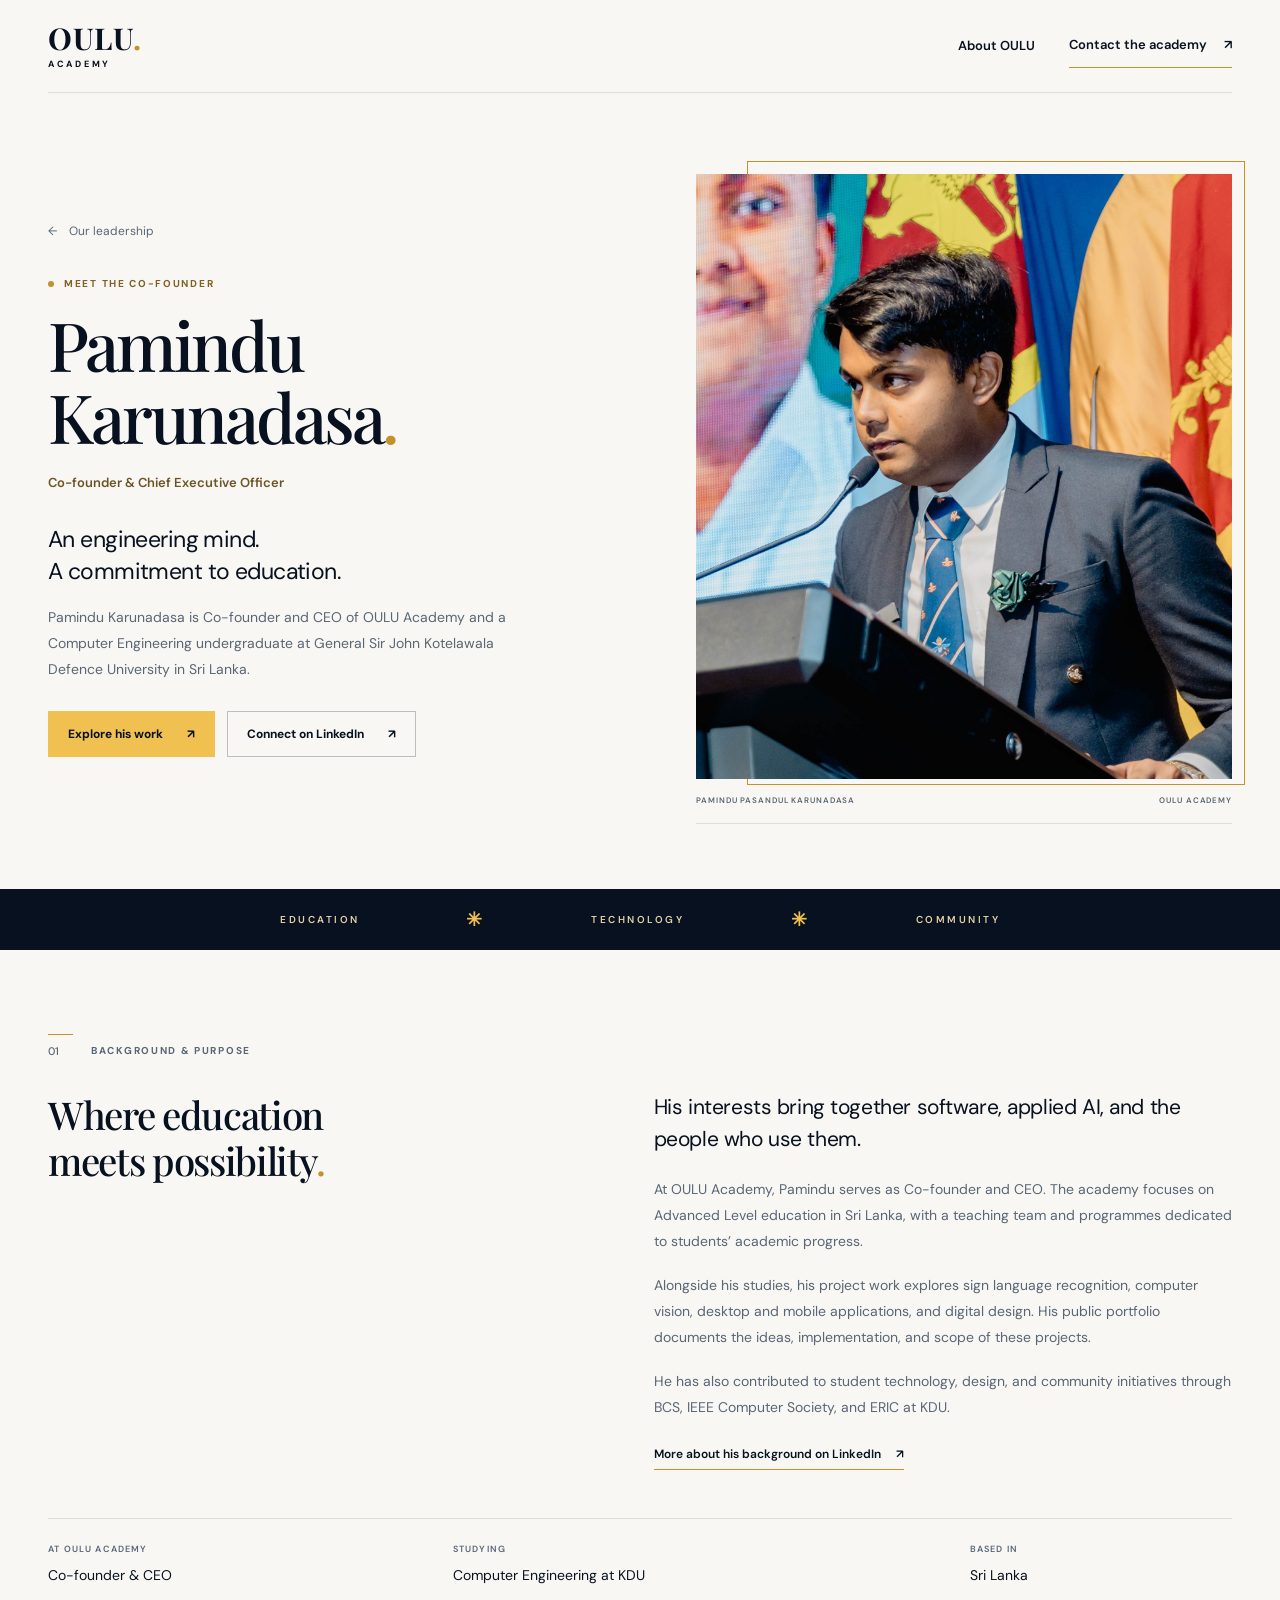
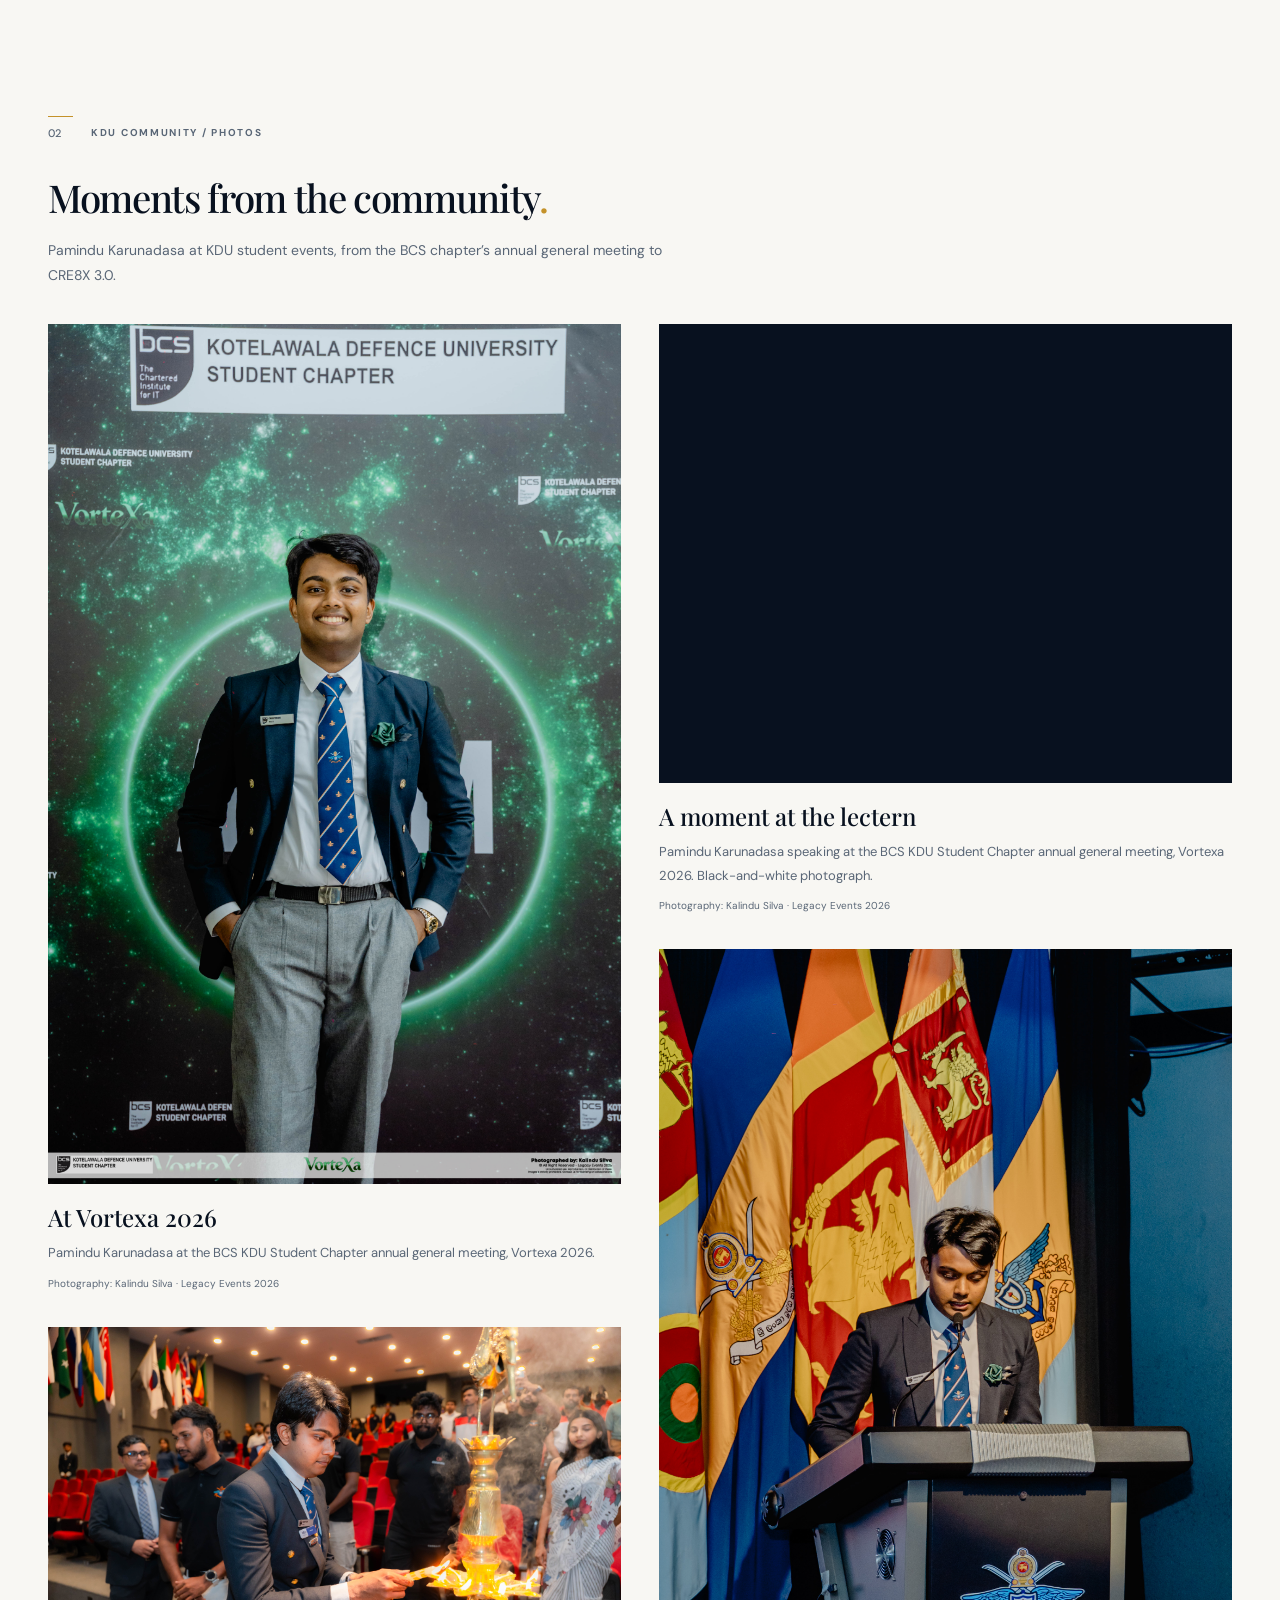
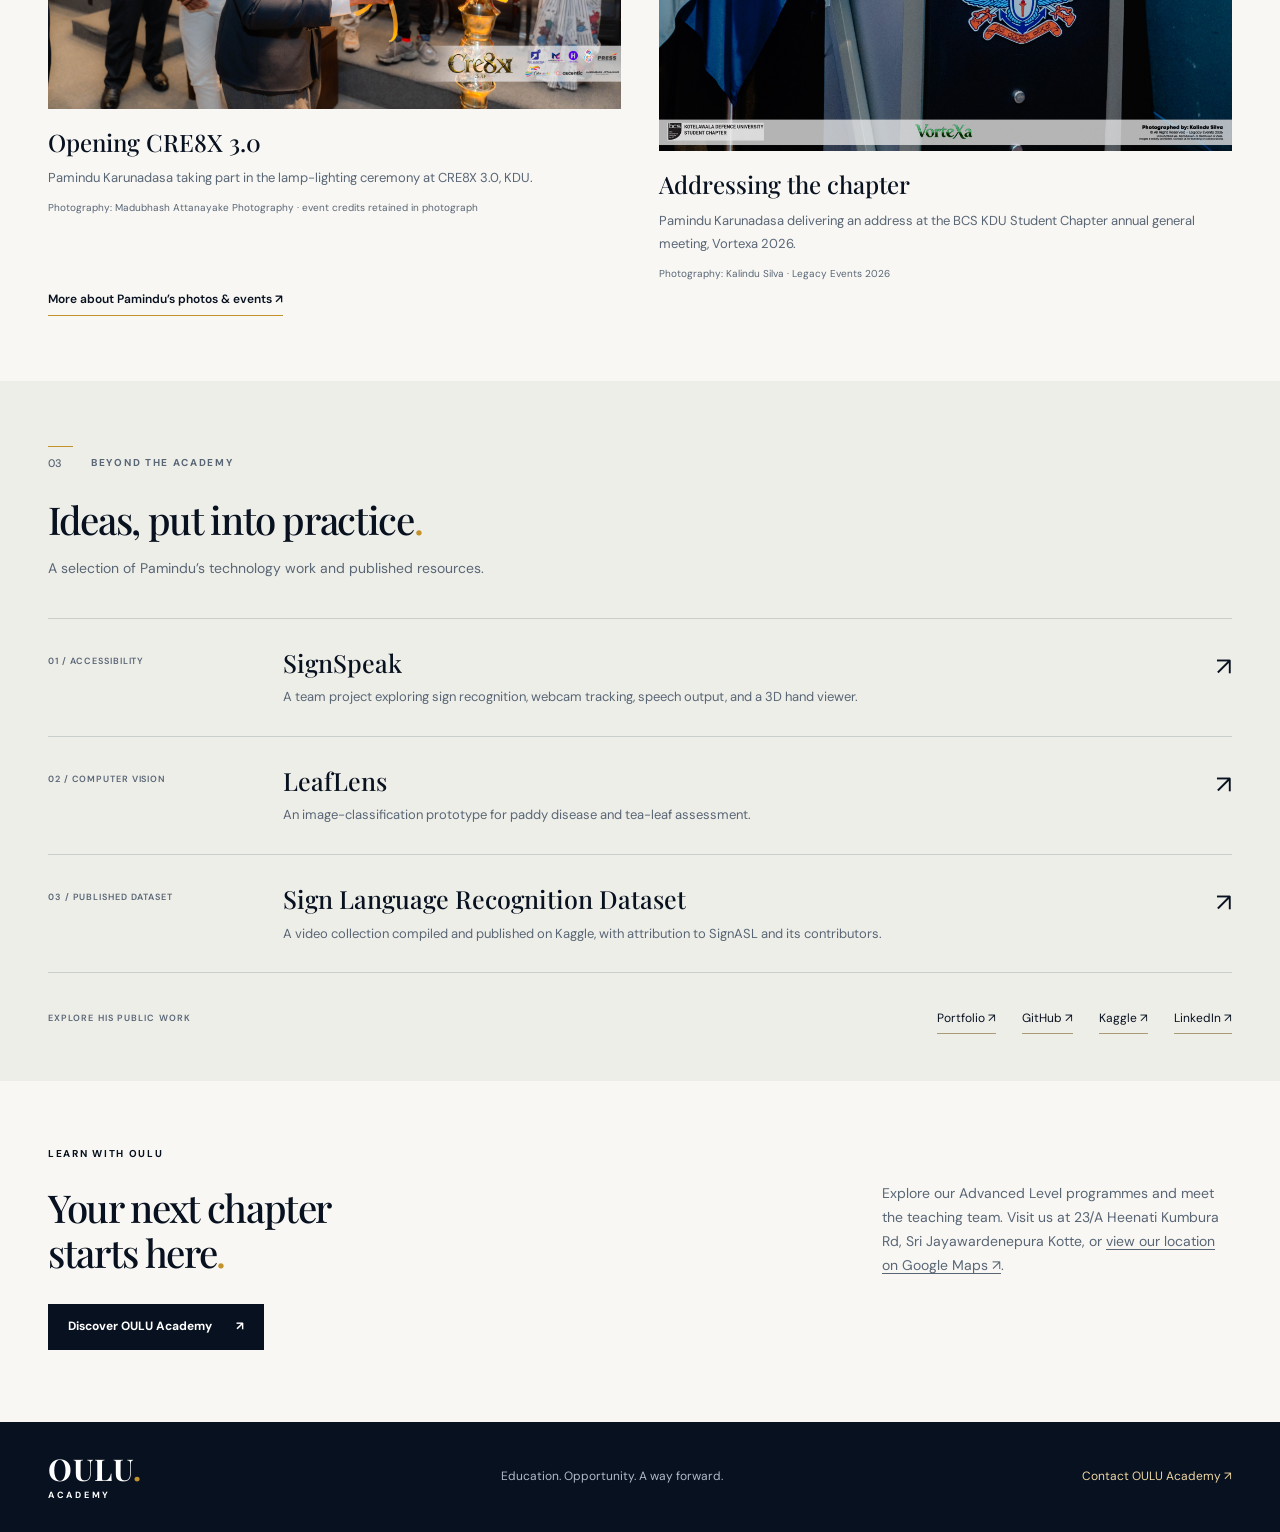
<file: pamindu-karunadasa/index.html>
<!DOCTYPE html>
<html lang="en">
<head>
  <meta charset="UTF-8">
  <meta name="viewport" content="width=device-width, initial-scale=1">
  <title>Pamindu Karunadasa | Co-founder &amp; CEO, OULU Academy</title>
  <meta name="description" content="Meet Pamindu Karunadasa, Co-founder and CEO of OULU Academy and a Computer Engineering undergraduate at KDU, Sri Lanka. Explore his background, technology projects, and public work.">
  <meta name="robots" content="index, follow, max-image-preview:large">
  <link rel="canonical" href="https://ouluacademy.lk/pamindu-karunadasa/">
  <meta name="theme-color" content="#08111f">
  <link rel="icon" type="image/png" href="../favicon.png">
  <link rel="preconnect" href="https://fonts.googleapis.com">
  <link rel="preconnect" href="https://fonts.gstatic.com" crossorigin>
  <link href="https://fonts.googleapis.com/css2?family=Playfair+Display:wght@500;600;700&family=DM+Sans:wght@400;500;600;700&display=swap" rel="stylesheet">
  <link rel="stylesheet" href="profile.css">
  <meta property="og:type" content="profile">
  <meta property="og:title" content="Pamindu Karunadasa | Co-founder &amp; CEO, OULU Academy">
  <meta property="og:description" content="Education, technology, and the person connecting them. Meet OULU Academy’s Co-founder and CEO, Pamindu Karunadasa.">
  <meta property="og:url" content="https://ouluacademy.lk/pamindu-karunadasa/">
  <meta property="og:image" content="https://ouluacademy.lk/DSC04325.jpg">
  <meta property="og:image:alt" content="Pamindu Karunadasa speaking at a lectern">
  <meta name="twitter:card" content="summary_large_image">
  <meta name="twitter:title" content="Pamindu Karunadasa | OULU Academy">
  <meta name="twitter:description" content="Meet Pamindu Karunadasa, Co-founder and CEO of OULU Academy and a Computer Engineering undergraduate at KDU.">
  <meta name="twitter:image" content="https://ouluacademy.lk/DSC04325.jpg">
  <script type="application/ld+json">
{
  "@context": "https://schema.org",
  "@graph": [
    {
      "@type": "ProfilePage",
      "@id": "https://ouluacademy.lk/pamindu-karunadasa/#profile",
      "url": "https://ouluacademy.lk/pamindu-karunadasa/",
      "name": "Pamindu Karunadasa — Co-founder and CEO of OULU Academy",
      "mainEntity": {
        "@id": "https://stalwart-fenglisu-eb2115.netlify.app/#person"
      }
    },
    {
      "@type": "Person",
      "@id": "https://stalwart-fenglisu-eb2115.netlify.app/#person",
      "name": "Pamindu Karunadasa",
      "alternateName": "Pamindu Pasandul Karunadasa",
      "url": "https://stalwart-fenglisu-eb2115.netlify.app/",
      "image": [
        "https://ouluacademy.lk/DSC04325.jpg",
        "https://ouluacademy.lk/assets/photos/pamindu-karunadasa-bcs-kdu-portrait-2026.jpg",
        "https://ouluacademy.lk/assets/photos/pamindu-karunadasa-cre8x-3-lamp-lighting-2026.jpg",
        "https://ouluacademy.lk/assets/photos/pamindu-karunadasa-bcs-kdu-speech-black-and-white-2026.jpg",
        "https://ouluacademy.lk/assets/photos/pamindu-karunadasa-bcs-kdu-address-2026.jpg"
      ],
      "description": "Co-founder and CEO of OULU Academy and a Computer Engineering undergraduate at General Sir John Kotelawala Defence University, Sri Lanka.",
      "jobTitle": "Co-founder and CEO",
      "worksFor": {
        "@id": "https://ouluacademy.lk/#academy"
      },
      "affiliation": {
        "@type": "CollegeOrUniversity",
        "name": "General Sir John Kotelawala Defence University"
      },
      "mainEntityOfPage": {
        "@id": "https://ouluacademy.lk/pamindu-karunadasa/#profile"
      },
      "sameAs": [
        "https://www.linkedin.com/in/pamindu-karunadasa",
        "https://github.com/CodeJediX",
        "https://www.kaggle.com/pamindukarunadasa",
        "https://www.instagram.com/_pamindu.karunadasa_/",
        "https://linktr.ee/PaminduKarunadasa"
      ]
    },
    {
      "@type": "EducationalOrganization",
      "@id": "https://ouluacademy.lk/#academy",
      "name": "OULU Academy",
      "url": "https://ouluacademy.lk/",
      "founder": {
        "@id": "https://stalwart-fenglisu-eb2115.netlify.app/#person"
      },
      "address": {
        "@type": "PostalAddress",
        "streetAddress": "23/A Heenati Kumbura Rd",
        "addressLocality": "Sri Jayawardenepura Kotte",
        "addressCountry": "LK"
      },
      "geo": {
        "@type": "GeoCoordinates",
        "latitude": 6.914876,
        "longitude": 79.934394
      },
      "hasMap": "https://maps.app.goo.gl/nKaZpwWU1jCa3wDY8"
    },
    {
      "@type": "ImageObject",
      "@id": "https://ouluacademy.lk/assets/photos/pamindu-karunadasa-bcs-kdu-portrait-2026.jpg",
      "contentUrl": "https://ouluacademy.lk/assets/photos/pamindu-karunadasa-bcs-kdu-portrait-2026.jpg",
      "name": "At Vortexa 2026",
      "caption": "Pamindu Karunadasa at the BCS KDU Student Chapter annual general meeting, Vortexa 2026.",
      "creditText": "Kalindu Silva · Legacy Events 2026",
      "width": 3701,
      "height": 5551,
      "about": {
        "@id": "https://stalwart-fenglisu-eb2115.netlify.app/#person"
      }
    },
    {
      "@type": "ImageObject",
      "@id": "https://ouluacademy.lk/assets/photos/pamindu-karunadasa-cre8x-3-lamp-lighting-2026.jpg",
      "contentUrl": "https://ouluacademy.lk/assets/photos/pamindu-karunadasa-cre8x-3-lamp-lighting-2026.jpg",
      "name": "Opening CRE8X 3.0",
      "caption": "Pamindu Karunadasa taking part in the lamp-lighting ceremony at CRE8X 3.0, KDU.",
      "creditText": "Madubhash Attanayake Photography · event credits retained in photograph",
      "width": 7008,
      "height": 4672,
      "about": {
        "@id": "https://stalwart-fenglisu-eb2115.netlify.app/#person"
      }
    },
    {
      "@type": "ImageObject",
      "@id": "https://ouluacademy.lk/assets/photos/pamindu-karunadasa-bcs-kdu-speech-black-and-white-2026.jpg",
      "contentUrl": "https://ouluacademy.lk/assets/photos/pamindu-karunadasa-bcs-kdu-speech-black-and-white-2026.jpg",
      "name": "A moment at the lectern",
      "caption": "Pamindu Karunadasa speaking at the BCS KDU Student Chapter annual general meeting, Vortexa 2026. Black-and-white photograph.",
      "creditText": "Kalindu Silva · Legacy Events 2026",
      "width": 3974,
      "height": 3179,
      "about": {
        "@id": "https://stalwart-fenglisu-eb2115.netlify.app/#person"
      }
    },
    {
      "@type": "ImageObject",
      "@id": "https://ouluacademy.lk/assets/photos/pamindu-karunadasa-bcs-kdu-address-2026.jpg",
      "contentUrl": "https://ouluacademy.lk/assets/photos/pamindu-karunadasa-bcs-kdu-address-2026.jpg",
      "name": "Addressing the chapter",
      "caption": "Pamindu Karunadasa delivering an address at the BCS KDU Student Chapter annual general meeting, Vortexa 2026.",
      "creditText": "Kalindu Silva · Legacy Events 2026",
      "width": 2105,
      "height": 2947,
      "about": {
        "@id": "https://stalwart-fenglisu-eb2115.netlify.app/#person"
      }
    }
  ]
}
</script>
</head>
<body>
  <a class="skip-link" href="#main">Skip to content</a>
  <header class="site-header wrap">
    <a class="wordmark" href="../" aria-label="OULU Academy home"><span>OULU<span class="wordmark-dot">.</span></span><small>ACADEMY</small></a>
    <nav aria-label="Main navigation"><a href="../#about-us">About OULU</a><a class="nav-contact" href="../#contact">Contact the academy <span aria-hidden="true">↗</span></a></nav>
  </header>
  <main id="main">
    <section class="hero wrap" aria-labelledby="profile-name">
      <div class="hero-copy">
        <a class="back-link" href="../#about-us"><span aria-hidden="true">←</span> Our leadership</a>
        <p class="eyebrow"><span aria-hidden="true"></span> MEET THE CO-FOUNDER</p>
        <h1 id="profile-name">Pamindu<br>Karunadasa<span class="gold">.</span></h1>
        <p class="role">Co-founder &amp; Chief Executive Officer</p>
        <p class="hero-intro">An engineering mind.<br>A commitment to education.</p>
        <p class="hero-bio">Pamindu Karunadasa is Co-founder and CEO of OULU Academy and a Computer Engineering undergraduate at General Sir John Kotelawala Defence University in Sri Lanka.</p>
        <div class="hero-actions"><a class="button button-gold" href="https://stalwart-fenglisu-eb2115.netlify.app/">Explore his work <span aria-hidden="true">↗</span></a><a class="button button-outline" href="https://www.linkedin.com/in/pamindu-karunadasa">Connect on LinkedIn <span aria-hidden="true">↗</span></a></div>
      </div>
      <figure class="portrait">
        <div class="portrait-frame"><img src="../DSC04325.jpg" alt="Pamindu Karunadasa speaking at a lectern" width="2095" height="2001" fetchpriority="high" decoding="async"></div>
        <figcaption><span>PAMINDU PASANDUL KARUNADASA</span><span>OULU ACADEMY</span></figcaption>
      </figure>
    </section>
    <div class="identity-strip"><div class="wrap"><span>EDUCATION</span><i aria-hidden="true">✳</i><span>TECHNOLOGY</span><i aria-hidden="true">✳</i><span>COMMUNITY</span></div></div>
    <section class="background-section wrap" aria-labelledby="background-heading">
      <div class="section-label"><span class="section-number">01</span><p class="eyebrow">BACKGROUND &amp; PURPOSE</p></div>
      <div class="background-grid">
        <h2 id="background-heading">Where education<br>meets possibility<span class="gold">.</span></h2>
        <div class="biography">
          <p class="lead">His interests bring together software, applied AI, and the people who use them.</p>
          <p>At OULU Academy, Pamindu serves as Co-founder and CEO. The academy focuses on Advanced Level education in Sri Lanka, with a teaching team and programmes dedicated to students’ academic progress.</p>
          <p>Alongside his studies, his project work explores sign language recognition, computer vision, desktop and mobile applications, and digital design. His public portfolio documents the ideas, implementation, and scope of these projects.</p>
          <p>He has also contributed to student technology, design, and community initiatives through BCS, IEEE Computer Society, and ERIC at KDU.</p>
          <a class="text-link" href="https://www.linkedin.com/in/pamindu-karunadasa">More about his background on LinkedIn <span aria-hidden="true">↗</span></a>
        </div>
      </div>
      <dl class="profile-facts"><div><dt>AT OULU ACADEMY</dt><dd>Co-founder &amp; CEO</dd></div><div><dt>STUDYING</dt><dd>Computer Engineering at KDU</dd></div><div><dt>BASED IN</dt><dd>Sri Lanka</dd></div></dl>
    </section>
    <section class="event-gallery wrap" id="photos" aria-labelledby="photos-heading"><div class="section-label"><span class="section-number">02</span><p class="eyebrow">KDU COMMUNITY / PHOTOS</p></div><h2 id="photos-heading">Moments from the community<span class="gold">.</span></h2><p class="gallery-intro">Pamindu Karunadasa at KDU student events, from the BCS chapter’s annual general meeting to CRE8X 3.0.</p><div class="event-columns"><figure class="event-photo"><a href="../assets/photos/pamindu-karunadasa-bcs-kdu-portrait-2026.jpg" aria-label="View full photograph: At Vortexa 2026"><img src="../assets/photos/pamindu-karunadasa-bcs-kdu-portrait-2026.jpg" width="3701" height="5551" alt="Pamindu Karunadasa at the BCS KDU Student Chapter annual general meeting, Vortexa 2026." loading="lazy" decoding="async"></a><figcaption><h3>At Vortexa 2026</h3><p>Pamindu Karunadasa at the BCS KDU Student Chapter annual general meeting, Vortexa 2026.</p><small>Photography: Kalindu Silva · Legacy Events 2026</small></figcaption></figure><figure class="event-photo"><a href="../assets/photos/pamindu-karunadasa-cre8x-3-lamp-lighting-2026.jpg" aria-label="View full photograph: Opening CRE8X 3.0"><img src="../assets/photos/pamindu-karunadasa-cre8x-3-lamp-lighting-2026.jpg" width="7008" height="4672" alt="Pamindu Karunadasa taking part in the lamp-lighting ceremony at CRE8X 3.0, KDU." loading="lazy" decoding="async"></a><figcaption><h3>Opening CRE8X 3.0</h3><p>Pamindu Karunadasa taking part in the lamp-lighting ceremony at CRE8X 3.0, KDU.</p><small>Photography: Madubhash Attanayake Photography · event credits retained in photograph</small></figcaption></figure><figure class="event-photo"><a href="../assets/photos/pamindu-karunadasa-bcs-kdu-speech-black-and-white-2026.jpg" aria-label="View full photograph: A moment at the lectern"><img src="../assets/photos/pamindu-karunadasa-bcs-kdu-speech-black-and-white-2026.jpg" width="3974" height="3179" alt="Pamindu Karunadasa speaking at the BCS KDU Student Chapter annual general meeting, Vortexa 2026. Black-and-white photograph." loading="lazy" decoding="async"></a><figcaption><h3>A moment at the lectern</h3><p>Pamindu Karunadasa speaking at the BCS KDU Student Chapter annual general meeting, Vortexa 2026. Black-and-white photograph.</p><small>Photography: Kalindu Silva · Legacy Events 2026</small></figcaption></figure><figure class="event-photo"><a href="../assets/photos/pamindu-karunadasa-bcs-kdu-address-2026.jpg" aria-label="View full photograph: Addressing the chapter"><img src="../assets/photos/pamindu-karunadasa-bcs-kdu-address-2026.jpg" width="2105" height="2947" alt="Pamindu Karunadasa delivering an address at the BCS KDU Student Chapter annual general meeting, Vortexa 2026." loading="lazy" decoding="async"></a><figcaption><h3>Addressing the chapter</h3><p>Pamindu Karunadasa delivering an address at the BCS KDU Student Chapter annual general meeting, Vortexa 2026.</p><small>Photography: Kalindu Silva · Legacy Events 2026</small></figcaption></figure></div><a class="text-link" href="https://stalwart-fenglisu-eb2115.netlify.app/photos/">More about Pamindu’s photos &amp; events ↗</a></section>
    <section class="work-section" aria-labelledby="work-heading"><div class="wrap">
      <div class="work-heading"><div class="section-label"><span class="section-number">03</span><p class="eyebrow">BEYOND THE ACADEMY</p></div><h2 id="work-heading">Ideas, put into practice<span class="gold">.</span></h2><p>A selection of Pamindu’s technology work and published resources.</p></div>
      <div class="work-list">
        <a class="work-item" href="https://stalwart-fenglisu-eb2115.netlify.app/projects/signspeak/"><span class="work-index">01 / ACCESSIBILITY</span><div><h3>SignSpeak</h3><p>A team project exploring sign recognition, webcam tracking, speech output, and a 3D hand viewer.</p></div><span class="work-arrow" aria-hidden="true">↗</span></a>
        <a class="work-item" href="https://stalwart-fenglisu-eb2115.netlify.app/projects/leaflens/"><span class="work-index">02 / COMPUTER VISION</span><div><h3>LeafLens</h3><p>An image-classification prototype for paddy disease and tea-leaf assessment.</p></div><span class="work-arrow" aria-hidden="true">↗</span></a>
        <a class="work-item" href="https://stalwart-fenglisu-eb2115.netlify.app/datasets/sign-language-recognition/"><span class="work-index">03 / PUBLISHED DATASET</span><div><h3>Sign Language Recognition Dataset</h3><p>A video collection compiled and published on Kaggle, with attribution to SignASL and its contributors.</p></div><span class="work-arrow" aria-hidden="true">↗</span></a>
      </div>
      <div class="public-links"><span>EXPLORE HIS PUBLIC WORK</span><a href="https://stalwart-fenglisu-eb2115.netlify.app/">Portfolio ↗</a><a href="https://github.com/CodeJediX">GitHub ↗</a><a href="https://www.kaggle.com/pamindukarunadasa">Kaggle ↗</a><a href="https://www.linkedin.com/in/pamindu-karunadasa">LinkedIn ↗</a></div>
    </div></section>
    <section class="academy-cta wrap" aria-labelledby="academy-heading"><p class="eyebrow">LEARN WITH OULU</p><div><h2 id="academy-heading">Your next chapter<br>starts here<span class="gold">.</span></h2><p>Explore our Advanced Level programmes and meet the teaching team. Visit us at 23/A Heenati Kumbura Rd, Sri Jayawardenepura Kotte, or <a href="../#academy-location">view our location on Google Maps ↗</a>.</p></div><a class="button button-dark" href="../">Discover OULU Academy <span aria-hidden="true">↗</span></a></section>
  </main>
  <footer class="site-footer"><div class="wrap"><a class="wordmark" href="../"><span>OULU<span class="wordmark-dot">.</span></span><small>ACADEMY</small></a><p>Education. Opportunity. A way forward.</p><a href="../#contact">Contact OULU Academy ↗</a></div></footer>
</body>
</html>
</file>
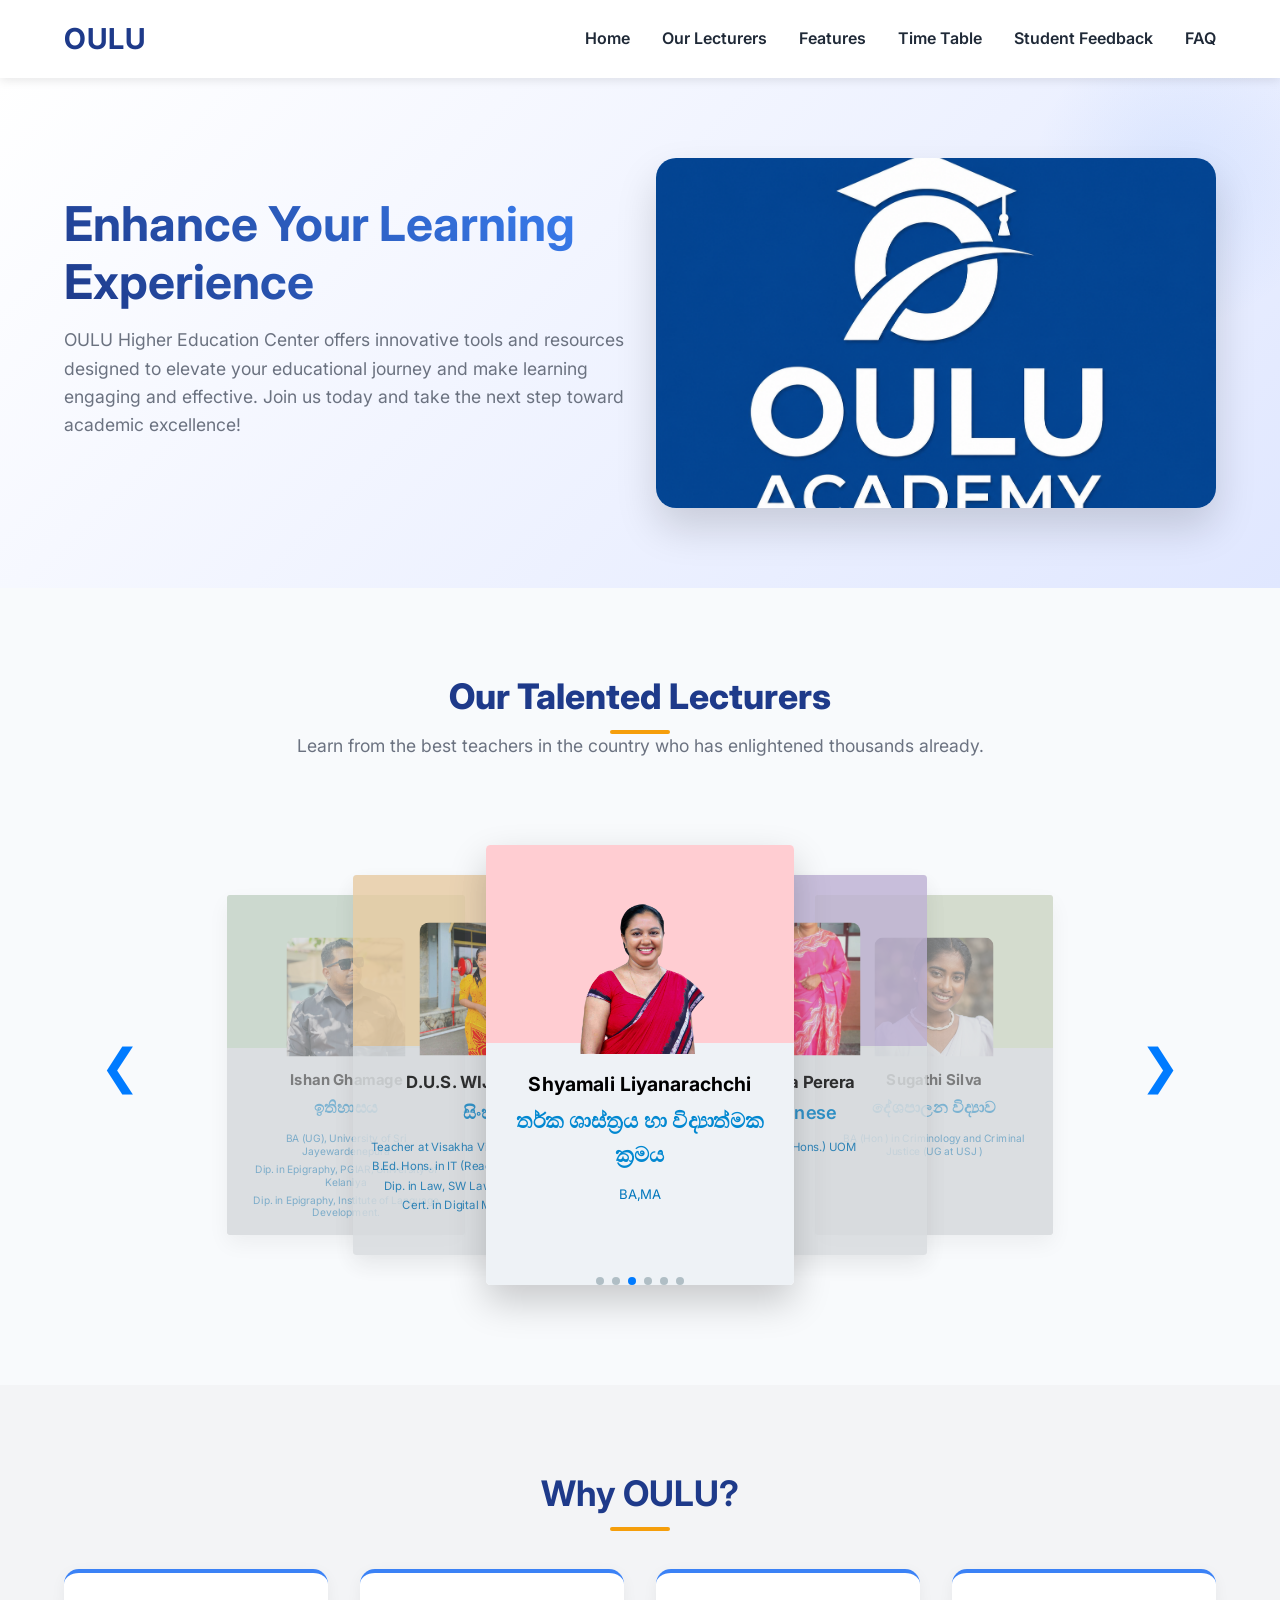
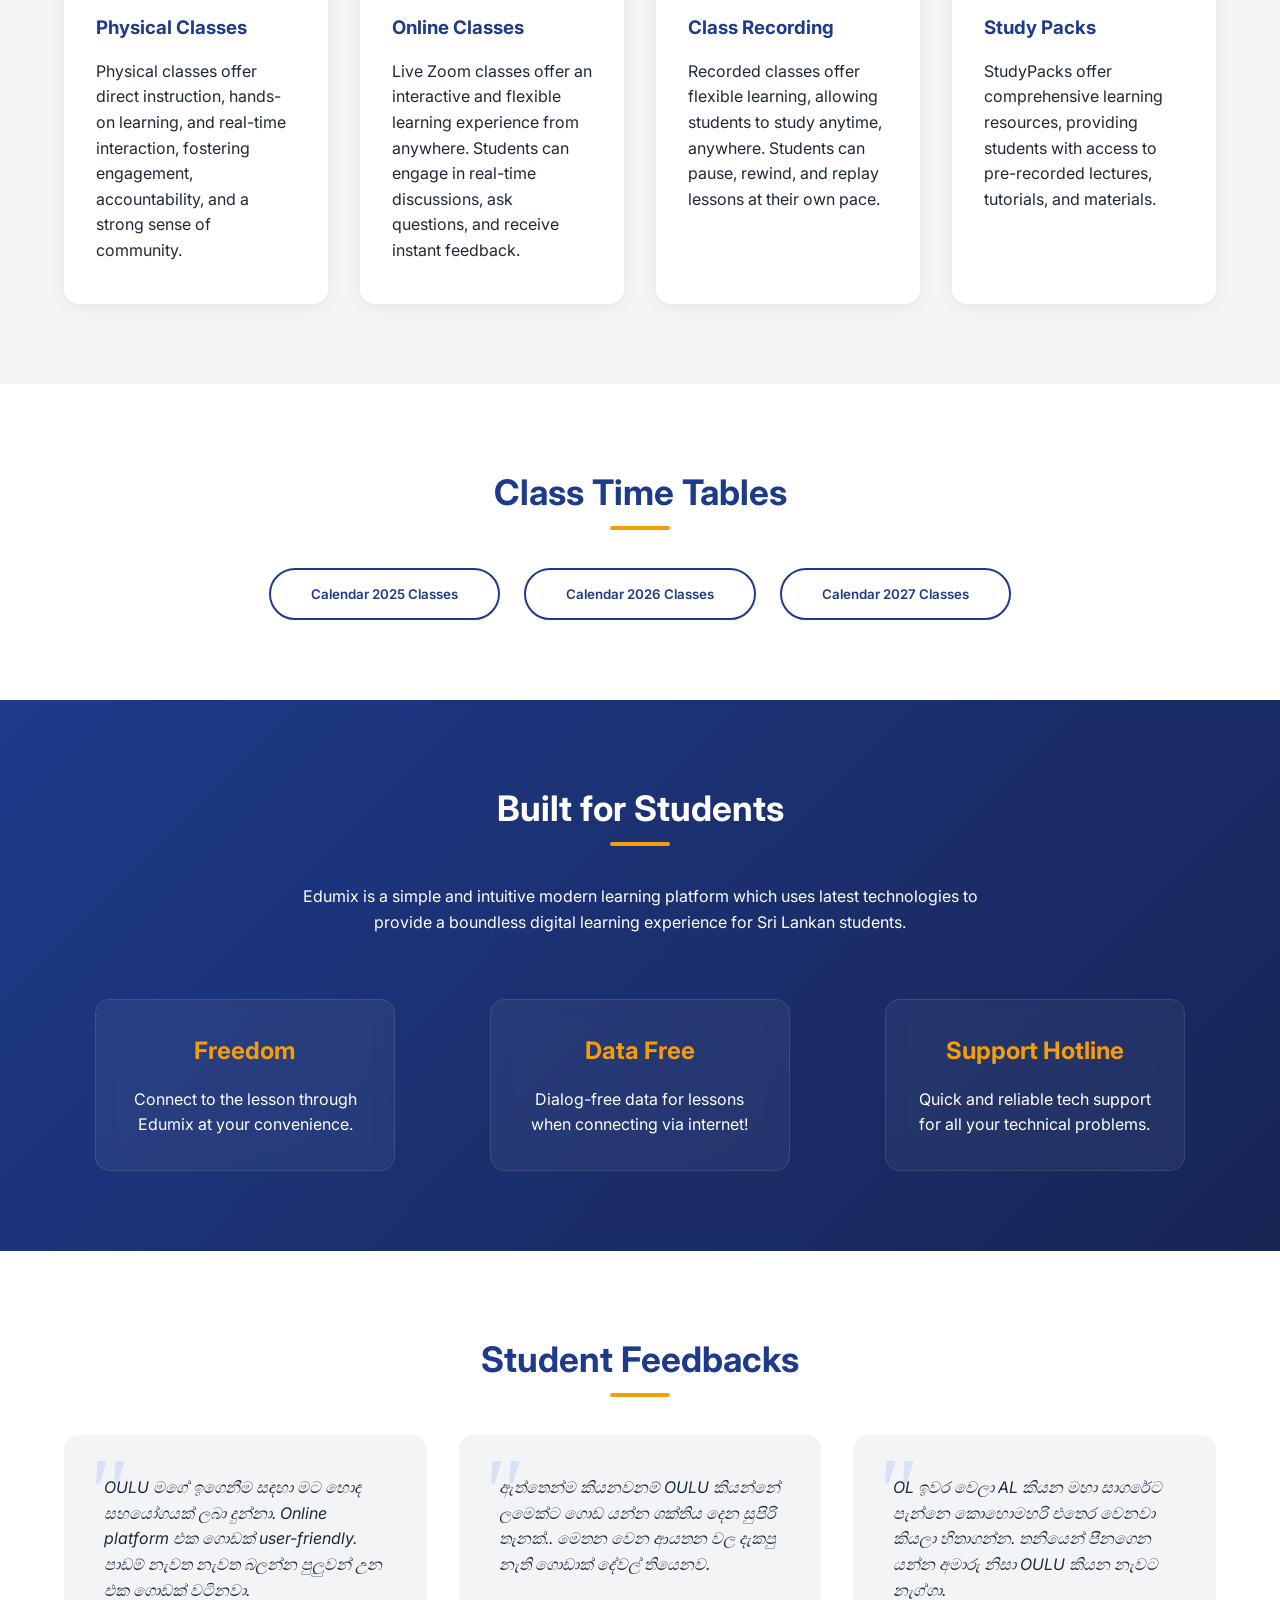
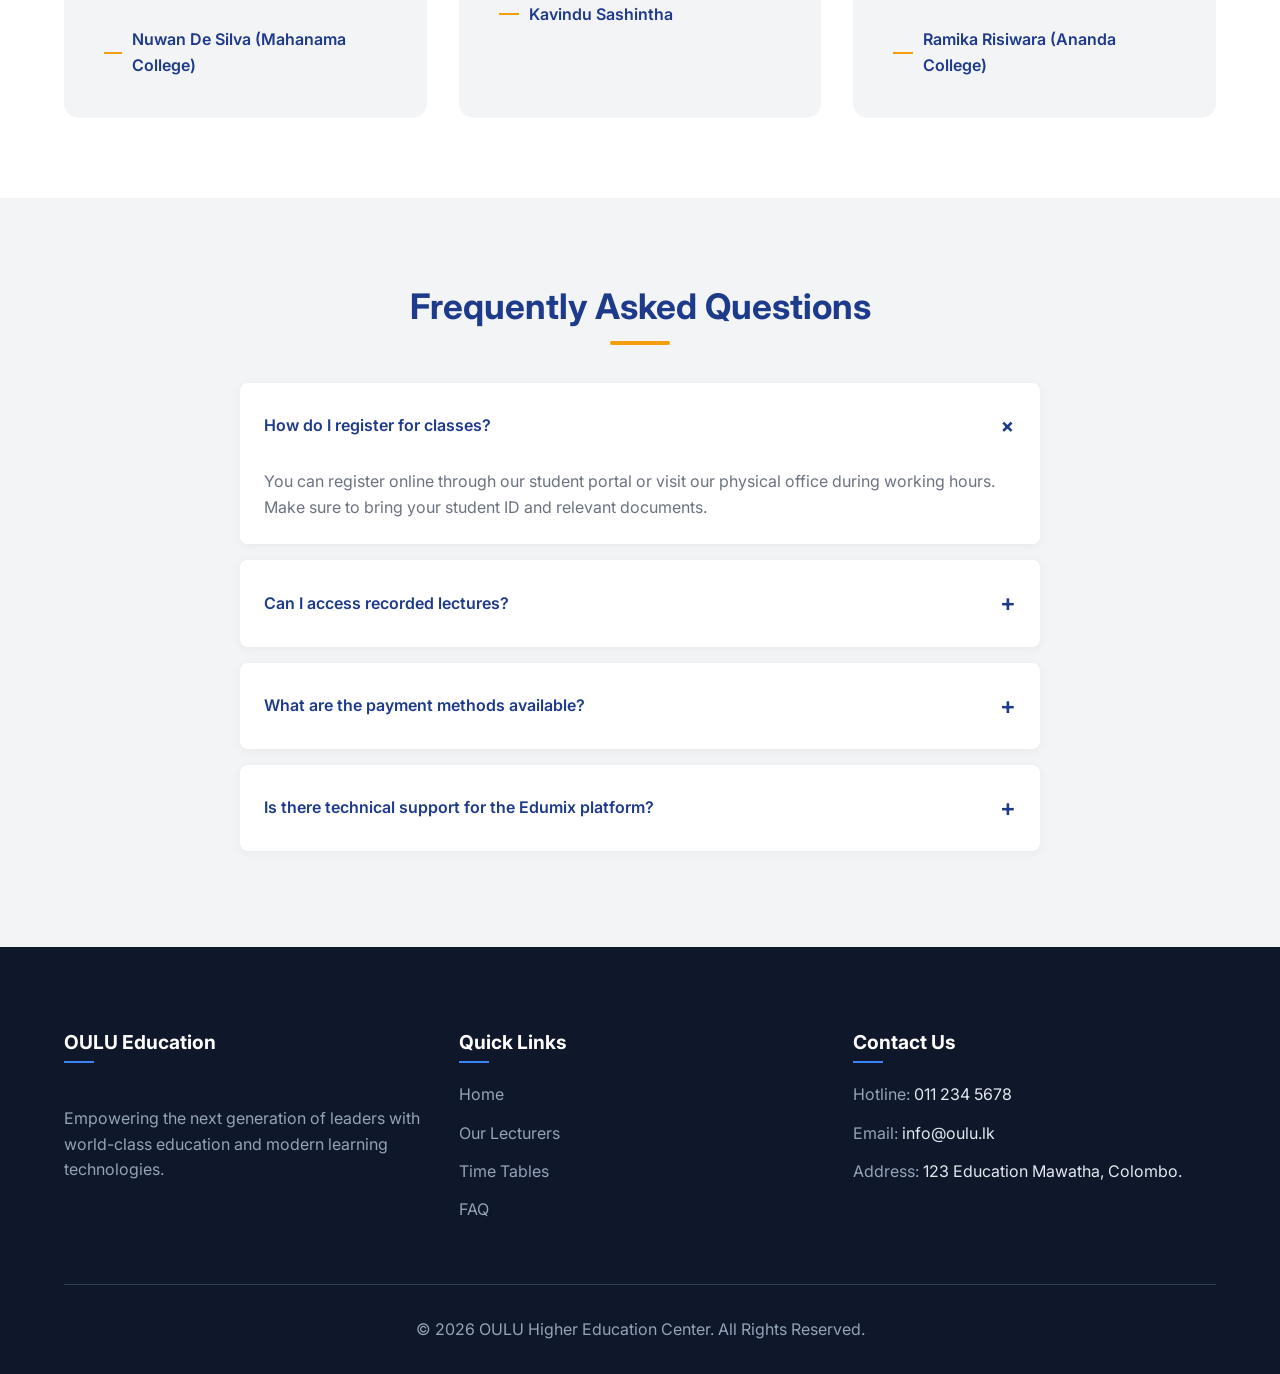
<file: class.html>
<!DOCTYPE html>
<html lang="en">
<head>
    <meta charset="UTF-8">
    <meta name="viewport" content="width=device-width, initial-scale=1.0">
    <title>OULU Higher Education Center</title>
    <link href="https://fonts.googleapis.com/css2?family=Inter:wght@300;400;600;700&display=swap" rel="stylesheet">
    <style>
        :root {
            --primary-color: #1e3a8a;
            --secondary-color: #3b82f6;
            --accent-color: #f59e0b;
            --text-dark: #1f2937;
            --text-light: #6b7280;
            --bg-light: #f3f4f6;
            --bg-white: #ffffff;
            --transition: all 0.3s ease;
        }

        * {
            margin: 0;
            padding: 0;
            box-sizing: border-box;
            font-family: 'Inter', sans-serif;
            scroll-behavior: smooth;
        }

        body {
            color: var(--text-dark);
            line-height: 1.6;
            background-color: var(--bg-light);
            overflow-x: hidden;
        }

        a {
            text-decoration: none;
            color: inherit;
        }

        ul {
            list-style: none;
        }

        /* Animations */
        @keyframes fadeInUp {
            from {
                opacity: 0;
                transform: translateY(40px);
            }
            to {
                opacity: 1;
                transform: translateY(0);
            }
        }

        @keyframes float {
            0% { transform: translateY(0px); }
            50% { transform: translateY(-15px); }
            100% { transform: translateY(0px); }
        }

        .animate-on-scroll {
            opacity: 0;
            visibility: hidden;
            transition: opacity 0.6s ease-out, transform 0.6s ease-out;
            will-change: opacity, visibility;
        }

        .animate-on-scroll.is-visible {
            opacity: 1;
            visibility: visible;
            animation: fadeInUp 0.8s ease-out forwards;
        }

        .delay-1 { animation-delay: 0.1s; }
        .delay-2 { animation-delay: 0.2s; }
        .delay-3 { animation-delay: 0.3s; }
        .delay-4 { animation-delay: 0.4s; }

        /* Container */
        .container {
            width: 90%;
            max-width: 1200px;
            margin: 0 auto;
        }

        /* Header & Navigation */
        header {
            background-color: var(--bg-white);
            box-shadow: 0 2px 10px rgba(0,0,0,0.1);
            position: sticky;
            top: 0;
            z-index: 1000;
            transition: padding 0.3s ease;
        }

        nav {
            display: flex;
            justify-content: space-between;
            align-items: center;
            padding: 1rem 0;
        }

        .logo {
            font-size: 1.8rem;
            font-weight: 700;
            color: var(--primary-color);
            letter-spacing: 1px;
            transition: transform 0.3s ease;
        }

        .logo:hover {
            transform: scale(1.05);
        }

        .nav-links {
            display: flex;
            gap: 2rem;
        }

        .nav-links li a {
            font-weight: 600;
            color: var(--text-dark);
            position: relative;
            transition: var(--transition);
            padding-bottom: 5px;
        }

        .nav-links li a::after {
            content: '';
            position: absolute;
            width: 0;
            height: 2px;
            bottom: 0;
            left: 0;
            background-color: var(--secondary-color);
            transition: width 0.3s ease;
        }

        .nav-links li a:hover::after {
            width: 100%;
        }

        .nav-links li a:hover {
            color: var(--secondary-color);
        }

        .menu-toggle {
            display: none;
            font-size: 1.5rem;
            cursor: pointer;
            color: var(--primary-color);
            transition: transform 0.3s ease;
        }

        /* Hero Section */
        .hero {
            display: flex;
            align-items: center;
            justify-content: space-between;
            padding: 5rem 0;
            background: linear-gradient(135deg, var(--bg-white) 0%, #e0e7ff 100%);
            position: relative;
            overflow: hidden;
        }

        .hero::before {
            content: '';
            position: absolute;
            top: -50px;
            right: -50px;
            width: 300px;
            height: 300px;
            background: radial-gradient(circle, rgba(59,130,246,0.1) 0%, rgba(255,255,255,0) 70%);
            border-radius: 50%;
            z-index: 0;
        }

        .hero-content {
            flex: 1;
            padding-right: 2rem;
            position: relative;
            z-index: 1;
        }

        .hero-content h1 {
            font-size: 3rem;
            color: var(--primary-color);
            margin-bottom: 1rem;
            line-height: 1.2;
            background: linear-gradient(45deg, var(--primary-color), var(--secondary-color));
            -webkit-background-clip: text;
            -webkit-text-fill-color: transparent;
        }

        .hero-content p {
            font-size: 1.1rem;
            color: var(--text-light);
            margin-bottom: 2rem;
        }

        .hero-image {
            flex: 1;
            text-align: right;
            position: relative;
            z-index: 1;
            animation: float 6s ease-in-out infinite;
        }

        .hero-image div {
            max-width: 100%;
            border-radius: 20px;
            box-shadow: 0 20px 40px rgba(0,0,0,0.15);
            background: linear-gradient(135deg, #cbd5e1 0%, #94a3b8 100%);
            transition: transform 0.5s ease;
        }

        .hero-image div:hover {
            transform: scale(1.02) rotate(1deg);
        }

        /* Section Titles */
        .section-title {
            text-align: center;
            font-size: 2.2rem;
            color: var(--primary-color);
            margin-bottom: 3rem;
            position: relative;
        }

        .section-title::after {
            content: '';
            width: 60px;
            height: 4px;
            background-color: var(--accent-color);
            position: absolute;
            bottom: -10px;
            left: 50%;
            transform: translateX(-50%);
            border-radius: 2px;
            transition: width 0.3s ease;
        }

        .section-title:hover::after {
            width: 100px;
        }

        /* Lecturers Carousel Section */
        .lecturers {
            padding: 5rem 0;
            background-color: #f8fafc;
            overflow: hidden;
        }

        .section-subtitle {
            font-size: 1.1rem;
        }

        .carousel-wrapper {
            position: relative;
            width: 100%;
            max-width: 1100px;
            margin: 0 auto;
            height: 480px;
            display: flex;
            align-items: center;
            justify-content: center;
        }

        .carousel-track {
            position: relative;
            width: 100%;
            height: 100%;
            display: flex;
            justify-content: center;
            align-items: center;
        }

        .lecturer-card {
            position: absolute;
            width: 280px;
            height: 400px;
            background-color: var(--bg-white);
            border-radius: 4px;
            box-shadow: 0 10px 25px rgba(0,0,0,0.1);
            transition: all 0.5s cubic-bezier(0.25, 0.8, 0.25, 1);
            display: flex;
            flex-direction: column;
            overflow: hidden;
            opacity: 0;
            z-index: 1;
        }

        /* Carousel Positioning Classes */
        .lecturer-card.active {
            transform: translateX(0) scale(1.1);
            z-index: 5;
            opacity: 1;
            box-shadow: 0 15px 35px rgba(0,0,0,0.2);
        }
        
        .lecturer-card.prev-1 {
            transform: translateX(-55%) scale(0.95);
            z-index: 4;
            opacity: 0.8;
            filter: brightness(0.9);
        }

        .lecturer-card.next-1 {
            transform: translateX(55%) scale(0.95);
            z-index: 4;
            opacity: 0.8;
            filter: brightness(0.9);
        }

        .lecturer-card.prev-2 {
            transform: translateX(-105%) scale(0.85);
            z-index: 3;
            opacity: 0.5;
            filter: brightness(0.8);
        }

        .lecturer-card.next-2 {
            transform: translateX(105%) scale(0.85);
            z-index: 3;
            opacity: 0.5;
            filter: brightness(0.8);
        }

        /* Card Internals */
        .card-top {
            height: 45%;
            display: flex;
            justify-content: center;
            align-items: flex-end;
            position: relative;
        }

        .bg-green { background-color: #c8e6c9; }
        .bg-orange { background-color: #ffe0b2; }
        .bg-red { background-color: #ffcdd2; }
        .bg-purple { background-color: #d1c4e9; }
        .bg-lightgreen { background-color: #dcedc8; }

        .card-top img {
            width: 140px;
            height: 140px;
            object-fit: cover;
            border-radius: 10px 10px 0 0;
            margin-bottom: -10px;
            z-index: 2;
        }

        .card-bottom {
            height: 55%;
            padding: 1.5rem 1rem;
            text-align: center;
            background-color: #eef2f6;
            display: flex;
            flex-direction: column;
            align-items: center;
            justify-content: flex-start;
        }

        .lecturer-card h3 {
            font-size: 1.1rem;
            color: #000;
            margin-bottom: 0.2rem;
            font-weight: 700;
        }

        .subject-title {
            color: #0288d1;
            font-size: 1.2rem;
            margin-bottom: 0.8rem;
            font-weight: 600;
        }

        .qualifications {
            font-size: 0.75rem;
            color: #0277bd;
            line-height: 1.3;
        }
        
        .qualifications p {
            margin-bottom: 0.3rem;
        }

        /* Navigation Controls */
        .nav-arrow {
            position: absolute;
            top: 50%;
            transform: translateY(-50%);
            background: none;
            border: none;
            font-size: 3rem;
            color: #007bff;
            cursor: pointer;
            z-index: 10;
            transition: transform 0.2s ease;
            font-weight: 300;
        }

        .nav-arrow:hover {
            transform: translateY(-50%) scale(1.2);
        }

        .left-arrow { left: 10px; }
        .right-arrow { right: 10px; }

        .carousel-dots {
            position: absolute;
            bottom: 20px;
            left: 50%;
            transform: translateX(-50%);
            display: flex;
            gap: 8px;
            z-index: 10;
        }

        .dot {
            width: 8px;
            height: 8px;
            border-radius: 50%;
            background-color: #b0bec5;
            cursor: pointer;
            transition: background-color 0.3s ease;
        }

        .dot.active {
            background-color: #007bff;
        }

        /* Features Section */
        .features {
            padding: 5rem 0;
            background-color: var(--bg-light);
        }

        .feature-grid {
            display: grid;
            grid-template-columns: repeat(auto-fit, minmax(250px, 1fr));
            gap: 2rem;
        }

        .feature-item {
            background: var(--bg-white);
            padding: 2.5rem 2rem;
            border-radius: 15px;
            border-top: 4px solid var(--secondary-color);
            box-shadow: 0 4px 15px rgba(0,0,0,0.05);
            transition: transform 0.3s ease, box-shadow 0.3s ease;
        }

        .feature-item:hover {
            transform: translateY(-5px) scale(1.02);
            box-shadow: 0 15px 30px rgba(59, 130, 246, 0.15);
        }

        .feature-item h3 {
            color: var(--primary-color);
            margin-bottom: 1rem;
            position: relative;
            display: inline-block;
        }

        /* Timetables */
        .timetables {
            padding: 5rem 0;
            background-color: var(--bg-white);
            text-align: center;
        }

        .timetable-buttons {
            display: flex;
            justify-content: center;
            gap: 1.5rem;
            flex-wrap: wrap;
        }

        .btn-outline {
            padding: 1rem 2.5rem;
            border: 2px solid var(--primary-color);
            color: var(--primary-color);
            border-radius: 50px;
            font-weight: 600;
            transition: all 0.3s ease;
            cursor: pointer;
            background: transparent;
            position: relative;
            overflow: hidden;
            z-index: 1;
        }

        .btn-outline::before {
            content: '';
            position: absolute;
            top: 0;
            left: 0;
            width: 0%;
            height: 100%;
            background-color: var(--primary-color);
            transition: width 0.3s ease;
            z-index: -1;
        }

        .btn-outline:hover::before {
            width: 100%;
        }

        .btn-outline:hover {
            color: var(--bg-white);
            box-shadow: 0 8px 20px rgba(30, 58, 138, 0.3);
            transform: translateY(-2px);
        }

        /* Edumix Section */
        .edumix {
            padding: 5rem 0;
            background: linear-gradient(135deg, var(--primary-color) 0%, #172554 100%);
            color: var(--bg-white);
            position: relative;
        }

        .edumix .section-title {
            color: var(--bg-white);
        }

        .edumix-content {
            display: flex;
            justify-content: space-around;
            flex-wrap: wrap;
            gap: 2rem;
            margin-top: 4rem;
        }

        .edumix-item {
            text-align: center;
            max-width: 300px;
            padding: 2rem;
            background: rgba(255, 255, 255, 0.05);
            border-radius: 15px;
            backdrop-filter: blur(10px);
            border: 1px solid rgba(255, 255, 255, 0.1);
            transition: transform 0.3s ease, background 0.3s ease;
        }

        .edumix-item:hover {
            transform: translateY(-10px);
            background: rgba(255, 255, 255, 0.1);
        }

        .edumix-item h3 {
            margin-bottom: 1rem;
            font-size: 1.5rem;
            color: var(--accent-color);
        }

        /* Feedback Section */
        .feedback {
            padding: 5rem 0;
            background-color: var(--bg-white);
        }

        .feedback-container {
            display: grid;
            grid-template-columns: repeat(auto-fit, minmax(300px, 1fr));
            gap: 2rem;
        }

        .feedback-card {
            background-color: var(--bg-light);
            padding: 2.5rem;
            border-radius: 15px;
            font-style: italic;
            position: relative;
            transition: transform 0.3s ease, box-shadow 0.3s ease;
        }

        .feedback-card:hover {
            transform: scale(1.03);
            box-shadow: 0 10px 25px rgba(0,0,0,0.08);
        }

        .feedback-card::before {
            content: '"';
            font-size: 6rem;
            color: var(--secondary-color);
            opacity: 0.15;
            position: absolute;
            top: -20px;
            left: 20px;
            font-family: serif;
        }

        .feedback-author {
            margin-top: 1.5rem;
            font-weight: 600;
            color: var(--primary-color);
            font-style: normal;
            display: flex;
            align-items: center;
        }
        
        .feedback-author::before {
            content: '';
            width: 20px;
            height: 2px;
            background-color: var(--accent-color);
            margin-right: 10px;
        }

        /* FAQ Section */
        .faq {
            padding: 5rem 0;
            background-color: var(--bg-light);
        }

        .accordion {
            max-width: 800px;
            margin: 0 auto;
        }

        .accordion-item {
            background-color: var(--bg-white);
            margin-bottom: 1rem;
            border-radius: 8px;
            box-shadow: 0 2px 10px rgba(0,0,0,0.05);
            overflow: hidden;
            transition: all 0.3s ease;
        }

        .accordion-item:hover {
            box-shadow: 0 5px 15px rgba(0,0,0,0.1);
        }

        .accordion-header {
            padding: 1.5rem;
            font-weight: 600;
            color: var(--primary-color);
            cursor: pointer;
            display: flex;
            justify-content: space-between;
            align-items: center;
            transition: background-color 0.3s ease;
        }

        .accordion-header:hover {
            background-color: #f8fafc;
        }

        .accordion-header::after {
            content: '+';
            font-size: 1.5rem;
            transition: transform 0.3s ease;
        }

        .accordion-item.active .accordion-header::after {
            transform: rotate(45deg);
        }

        .accordion-content {
            padding: 0 1.5rem;
            max-height: 0;
            overflow: hidden;
            transition: max-height 0.4s cubic-bezier(0, 1, 0, 1), padding 0.4s ease;
            color: var(--text-light);
            background-color: var(--bg-white);
        }

        .accordion-item.active .accordion-content {
            padding-bottom: 1.5rem;
            max-height: 500px;
            transition: max-height 0.4s ease-in-out, padding 0.4s ease;
        }

        /* Footer */
        footer {
            background-color: #0f172a;
            color: #e2e8f0;
            padding: 5rem 0 2rem;
            position: relative;
        }

        .footer-grid {
            display: grid;
            grid-template-columns: repeat(auto-fit, minmax(200px, 1fr));
            gap: 2rem;
            margin-bottom: 3rem;
        }

        .footer-col h4 {
            color: var(--bg-white);
            margin-bottom: 1.5rem;
            font-size: 1.2rem;
            position: relative;
            display: inline-block;
        }

        .footer-col h4::after {
            content: '';
            position: absolute;
            left: 0;
            bottom: -5px;
            width: 30px;
            height: 2px;
            background-color: var(--secondary-color);
        }

        .footer-col ul li {
            margin-bottom: 0.8rem;
            transition: transform 0.3s ease;
        }

        .footer-col ul li:hover {
            transform: translateX(5px);
        }

        .footer-col ul li a {
            color: #94a3b8;
            transition: var(--transition);
        }

        .footer-col ul li a:hover {
            color: var(--bg-white);
        }

        .footer-bottom {
            text-align: center;
            padding-top: 2rem;
            border-top: 1px solid #334155;
            color: #94a3b8;
        }

        /* Responsive Design */
        @media (max-width: 768px) {
            .nav-links {
                display: flex;
                flex-direction: column;
                position: absolute;
                top: 100%;
                left: 0;
                width: 100%;
                background-color: var(--bg-white);
                padding: 0;
                box-shadow: 0 10px 15px rgba(0,0,0,0.1);
                max-height: 0;
                overflow: hidden;
                transition: max-height 0.4s ease;
            }

            .nav-links.active {
                max-height: 400px;
                padding: 1.5rem 0;
            }

            .nav-links li {
                text-align: center;
                width: 100%;
            }

            .nav-links li a {
                display: block;
                padding: 10px 0;
            }

            .menu-toggle {
                display: block;
            }
            
            .menu-toggle.active {
                transform: rotate(90deg);
            }

            .hero {
                flex-direction: column;
                text-align: center;
                padding: 3rem 0;
            }

            .hero-content {
                padding-right: 0;
                margin-bottom: 3rem;
            }

            .hero-content h1 {
                font-size: 2.2rem;
            }

            /* Responsive tweaks for the carousel */
            .carousel-wrapper {
                height: 420px;
            }
            
            .lecturer-card {
                width: 240px;
                height: 350px;
            }

            .lecturer-card.prev-1 { transform: translateX(-40%) scale(0.90); }
            .lecturer-card.next-1 { transform: translateX(40%) scale(0.90); }
            .lecturer-card.prev-2 { transform: translateX(-80%) scale(0.80); opacity: 0;}
            .lecturer-card.next-2 { transform: translateX(80%) scale(0.80); opacity: 0; }
        }
    </style>
</head>
<body>

    <header id="header">
        <div class="container">
            <nav>
                <a href="#" class="logo">OULU</a>
                <ul class="nav-links" id="navLinks">
                    <li><a href="#home">Home</a></li>
                    <li><a href="#lecturers">Our Lecturers</a></li>
                    <li><a href="#features">Features</a></li>
                    <li><a href="#timetables">Time Table</a></li>
                    <li><a href="#feedback">Student Feedback</a></li>
                    <li><a href="#faq">FAQ</a></li>
                </ul>
                <div class="menu-toggle" id="mobileMenuBtn">☰</div>
            </nav>
        </div>
    </header>

    <section class="hero" id="home">
        <div class="container">
            <div style="display: flex; flex-wrap: wrap; align-items: center;">
                <div class="hero-content animate-on-scroll">
                    <h1>Enhance Your Learning Experience</h1>
                    <p>OULU Higher Education Center offers innovative tools and resources designed to elevate your educational journey and make learning engaging and effective. Join us today and take the next step toward academic excellence!</p>
                </div>
                <div class="hero-image animate-on-scroll delay-2">
                    <div style="width: 100%; height: 350px; background-image: url('slide1.png'); background-size: cover; background-position: center;"></div>
                </div>
            </div>
        </div>
    </section>

    <section class="lecturers" id="lecturers">
        <div class="container">
            <h2 class="section-title animate-on-scroll" style="margin-bottom: 0.5rem; color: #1e3a8a; font-weight: 800;">Our Talented Lecturers</h2>
            <p class="section-subtitle animate-on-scroll" style="text-align: center; color: var(--text-light); margin-bottom: 4rem;">Learn from the best teachers in the country who has enlightened thousands already.</p>

            <div class="carousel-wrapper animate-on-scroll delay-1">
                <button class="nav-arrow left-arrow" id="prevLecturer">&#10094;</button>

                <div class="carousel-track" id="lecturerTrack">
                    <div class="lecturer-card" data-index="0">
                        <div class="card-top bg-green">
                            <img src="Ishan Ghamage.jpeg" alt="Ishan Ghamage">
                        </div>
                        <div class="card-bottom">
                            <h3>Ishan Ghamage</h3>
                            <h4 class="subject-title">ඉතිහාසය</h4>
                            <div class="qualifications">
                                <p>BA (UG), University of Sri Jayewardenepura</p>
                                <p>Dip. in Epigraphy, PGIAR, University of Kelaniya</p>
                                <p>Dip. in Epigraphy, Institute of Language Development.</p>
                            </div>
                        </div>
                    </div>

                    <div class="lecturer-card" data-index="1">
                        <div class="card-top bg-orange">
                            <img src="D.U.S. WIJESINGHE.jpeg" alt="D.U.S. WIJESINGHE">
                        </div>
                        <div class="card-bottom">
                            <h3>D.U.S. WIJESINGHE</h3>
                            <h4 class="subject-title">සිංහල</h4>
                            <div class="qualifications">
                                <p>Teacher at Visakha Vidyalaya, Colombo 05</p>
                                <p>B.Ed. Hons. in IT (Reading), CINEC Campus</p>
                                <p>Dip. in Law, SW Law Education Center</p>
                                <p>Cert. in Digital Marketing, SLIM</p>
                            </div>
                        </div>
                    </div>

                    <div class="lecturer-card active" data-index="2">
                        <div class="card-top bg-red">
                            <img src="shyamali.png" alt="Shyamali Liyanarachchi">
                        </div>
                        <div class="card-bottom">
                            <h3>Shyamali Liyanarachchi</h3>
                            <h4 class="subject-title">තර්ක ශාස්ත්‍රය හා විද්‍යාත්මක ක්‍රමය</h4>
                            <div class="qualifications">
                                <p>BA,MA</p>
                            </div>
                        </div>
                    </div>

                    <div class="lecturer-card" data-index="3">
                        <div class="card-top bg-purple">
                            <img src="Hansika Perera.jpeg" alt="Hansika Perera">
                        </div>
                        <div class="card-bottom">
                            <h3>Hansika Perera</h3>
                            <h4 class="subject-title">Japanese</h4>
                            <div class="qualifications">
                                <p>B.Sc. Eng. (Hons.) UOM</p>
                            </div>
                        </div>
                    </div>

                    <div class="lecturer-card" data-index="4">
                        <div class="card-top bg-lightgreen">
                            <img src="Sugathi Silva .png" alt="Sugathi Silva">
                        </div>
                        <div class="card-bottom">
                            <h3>Sugathi Silva</h3>
                            <h4 class="subject-title">දේශපාලන විද්‍යාව</h4>
                            <div class="qualifications">
                                <p>BA (Hon ) in Criminology and Criminal Justice (UG at USJ )</p>
                            </div>
                        </div>
                    </div>

                    <div class="lecturer-card" data-index="4">
                        <div class="card-top bg-lightgreen">
                            <img src="leon silva.jpeg" alt="Sugathi Silva">
                        </div>
                        <div class="card-bottom">
                            <h3>Sugathi Silva</h3>
                            <h4 class="subject-title">ආර්ථික විද්‍යාව</h4>
                            <div class="qualifications">
                                <p>B.Sc.(Mgt.)Sp</p>
                            </div>
                        </div>
                    </div>
                </div>

                <button class="nav-arrow right-arrow" id="nextLecturer">&#10095;</button>
                
                <div class="carousel-dots" id="lecturerDots">
                    </div>
            </div>
        </div>
    </section>

    <section class="features" id="features">
        <div class="container">
            <h2 class="section-title animate-on-scroll">Why OULU?</h2>
            <div class="feature-grid">
                <div class="feature-item animate-on-scroll delay-1">
                    <h3>Physical Classes</h3>
                    <p>Physical classes offer direct instruction, hands-on learning, and real-time interaction, fostering engagement, accountability, and a strong sense of community.</p>
                </div>
                <div class="feature-item animate-on-scroll delay-2">
                    <h3>Online Classes</h3>
                    <p>Live Zoom classes offer an interactive and flexible learning experience from anywhere. Students can engage in real-time discussions, ask questions, and receive instant feedback.</p>
                </div>
                <div class="feature-item animate-on-scroll delay-3">
                    <h3>Class Recording</h3>
                    <p>Recorded classes offer flexible learning, allowing students to study anytime, anywhere. Students can pause, rewind, and replay lessons at their own pace.</p>
                </div>
                <div class="feature-item animate-on-scroll delay-4">
                    <h3>Study Packs</h3>
                    <p>StudyPacks offer comprehensive learning resources, providing students with access to pre-recorded lectures, tutorials, and materials.</p>
                </div>
            </div>
        </div>
    </section>

    <section class="timetables" id="timetables">
        <div class="container">
            <h2 class="section-title animate-on-scroll">Class Time Tables</h2>
            <div class="timetable-buttons animate-on-scroll delay-1">
                <button class="btn-outline">Calendar 2025 Classes</button>
                <button class="btn-outline">Calendar 2026 Classes</button>
                <button class="btn-outline">Calendar 2027 Classes</button>
            </div>
        </div>
    </section>

    <section class="edumix" id="edumix">
        <div class="container">
            <h2 class="section-title animate-on-scroll" style="color: white;">Built for Students</h2>
            <p class="animate-on-scroll delay-1" style="text-align: center; max-width: 700px; margin: 0 auto;">Edumix is a simple and intuitive modern learning platform which uses latest technologies to provide a boundless digital learning experience for Sri Lankan students.</p>
            <div class="edumix-content">
                <div class="edumix-item animate-on-scroll delay-1">
                    <h3>Freedom</h3>
                    <p>Connect to the lesson through Edumix at your convenience.</p>
                </div>
                <div class="edumix-item animate-on-scroll delay-2">
                    <h3>Data Free</h3>
                    <p>Dialog-free data for lessons when connecting via internet!</p>
                </div>
                <div class="edumix-item animate-on-scroll delay-3">
                    <h3>Support Hotline</h3>
                    <p>Quick and reliable tech support for all your technical problems.</p>
                </div>
            </div>
        </div>
    </section>

    <section class="feedback" id="feedback">
        <div class="container">
            <h2 class="section-title animate-on-scroll">Student Feedbacks</h2>
            <div class="feedback-container">
                <div class="feedback-card animate-on-scroll delay-1">
                    <p>OULU මගේ ඉගෙනීම සඳහා මට හොඳ සහයෝගයක් ලබා දුන්නා. Online platform එක ගොඩක් user-friendly. පාඩම් නැවත නැවත බලන්න පුලුවන් උන එක ගොඩක් වටිනවා.</p>
                    <div class="feedback-author">Nuwan De Silva (Mahanama College)</div>
                </div>
                <div class="feedback-card animate-on-scroll delay-2">
                    <p>ඇත්තෙන්ම කියනවනම් OULU කියන්නේ ලමෙක්ට ගොඩ යන්න ශක්තිය දෙන සුපිරි තැනක්.. මෙතන වෙන ආයතන වල දැකපු නැති ගොඩාක් දේවල් තියෙනව.</p>
                    <div class="feedback-author">Kavindu Sashintha</div>
                </div>
                <div class="feedback-card animate-on-scroll delay-3">
                    <p>OL ඉවර වෙලා AL කියන මහා සාගරේට පැන්නෙ කොහොමහරි එතෙර වෙනවා කියලා හිතාගන්න. තනියෙන් පීනගෙන යන්න අමාරු නිසා OULU කියන නැවට නැග්ගා.</p>
                    <div class="feedback-author">Ramika Risiwara (Ananda College)</div>
                </div>
            </div>
        </div>
    </section>

    <section class="faq" id="faq">
        <div class="container">
            <h2 class="section-title animate-on-scroll">Frequently Asked Questions</h2>
            <div class="accordion animate-on-scroll delay-1">
                <div class="accordion-item active">
                    <div class="accordion-header">How do I register for classes?</div>
                    <div class="accordion-content">
                        <p>You can register online through our student portal or visit our physical office during working hours. Make sure to bring your student ID and relevant documents.</p>
                    </div>
                </div>
                <div class="accordion-item">
                    <div class="accordion-header">Can I access recorded lectures?</div>
                    <div class="accordion-content">
                        <p>Yes, all online and physical classes are recorded and uploaded to the Edumix platform. You can access them anytime using your student login credentials.</p>
                    </div>
                </div>
                <div class="accordion-item">
                    <div class="accordion-header">What are the payment methods available?</div>
                    <div class="accordion-content">
                        <p>We accept online bank transfers, credit/debit cards via our secure gateway, and physical cash payments at our main center.</p>
                    </div>
                </div>
                <div class="accordion-item">
                    <div class="accordion-header">Is there technical support for the Edumix platform?</div>
                    <div class="accordion-content">
                        <p>Absolutely! We have a dedicated support hotline. If you face any issues connecting to classes or accessing your data-free study packs, our team is ready to help.</p>
                    </div>
                </div>
            </div>
        </div>
    </section>

    <footer>
        <div class="container">
            <div class="footer-grid">
                <div class="footer-col">
                    <h4>OULU Education</h4>
                    <p style="color: #94a3b8; margin-top: 1.5rem; line-height: 1.6;">Empowering the next generation of leaders with world-class education and modern learning technologies.</p>
                </div>
                <div class="footer-col">
                    <h4>Quick Links</h4>
                    <ul>
                        <li><a href="#home">Home</a></li>
                        <li><a href="#lecturers">Our Lecturers</a></li>
                        <li><a href="#timetables">Time Tables</a></li>
                        <li><a href="#faq">FAQ</a></li>
                    </ul>
                </div>
                <div class="footer-col">
                    <h4>Contact Us</h4>
                    <ul>
                        <li><span style="color: #94a3b8;">Hotline:</span> 011 234 5678</li>
                        <li><span style="color: #94a3b8;">Email:</span> info@oulu.lk</li>
                        <li><span style="color: #94a3b8;">Address:</span> 123 Education Mawatha, Colombo.</li>
                    </ul>
                </div>
            </div>
            <div class="footer-bottom">
                <p>&copy; 2026 OULU Higher Education Center. All Rights Reserved.</p>
            </div>
        </div>
    </footer>

    <script>
        // --- 1. Mobile Navigation Toggle ---
        const mobileMenuBtn = document.getElementById('mobileMenuBtn');
        const navLinks = document.getElementById('navLinks');

        mobileMenuBtn.addEventListener('click', () => {
            navLinks.classList.toggle('active');
            mobileMenuBtn.classList.toggle('active');
            mobileMenuBtn.innerHTML = navLinks.classList.contains('active') ? '✕' : '☰';
        });

        // Close mobile menu on link click
        navLinks.querySelectorAll('a').forEach(link => {
            link.addEventListener('click', () => {
                navLinks.classList.remove('active');
                mobileMenuBtn.classList.remove('active');
                mobileMenuBtn.innerHTML = '☰';
            });
        });

        // --- 2. Scroll Animations ---
        const observerOptions = {
            root: null,
            rootMargin: '0px',
            threshold: 0.15
        };

        const observer = new IntersectionObserver((entries, observer) => {
            entries.forEach(entry => {
                if (entry.isIntersecting) {
                    entry.target.classList.add('is-visible');
                    observer.unobserve(entry.target); // Run animation only once
                }
            });
        }, observerOptions);

        document.querySelectorAll('.animate-on-scroll').forEach(el => {
            observer.observe(el);
        });

        // --- 3. FAQ Accordion ---
        const accordionHeaders = document.querySelectorAll('.accordion-header');
        accordionHeaders.forEach(header => {
            header.addEventListener('click', () => {
                const item = header.parentElement;
                const isActive = item.classList.contains('active');
                
                // Close all accordion items
                document.querySelectorAll('.accordion-item').forEach(otherItem => {
                    otherItem.classList.remove('active');
                });

                // Toggle current item if it wasn't already active
                if (!isActive) {
                    item.classList.add('active');
                }
            });
        });

        // --- 4. Lecturer 3D Carousel Logic ---
        const track = document.getElementById('lecturerTrack');
        const cards = Array.from(track.querySelectorAll('.lecturer-card'));
        const prevBtn = document.getElementById('prevLecturer');
        const nextBtn = document.getElementById('nextLecturer');
        const dotsContainer = document.getElementById('lecturerDots');
        
        let currentIndex = 2; // Start with the 3rd card centered (Shyamali)

        // Generate Dots dynamically based on number of cards
        cards.forEach((_, index) => {
            const dot = document.createElement('div');
            dot.classList.add('dot');
            if (index === currentIndex) dot.classList.add('active');
            dot.addEventListener('click', () => updateCarousel(index));
            dotsContainer.appendChild(dot);
        });
        const dots = Array.from(dotsContainer.querySelectorAll('.dot'));

        function updateCarousel(newIndex) {
            // Handle array bounds for infinite wrapping
            if (newIndex < 0) newIndex = cards.length - 1;
            if (newIndex >= cards.length) newIndex = 0;
            
            currentIndex = newIndex;

            // Reset classes on all cards
            cards.forEach(card => {
                card.className = 'lecturer-card'; 
            });

            // Update Dots
            dots.forEach(dot => dot.classList.remove('active'));
            dots[currentIndex].classList.add('active');

            // Apply new positioning classes
            cards[currentIndex].classList.add('active');

            // Helper function to calculate wrapped indices
            const getIndex = (offset) => (currentIndex + offset + cards.length) % cards.length;

            cards[getIndex(-1)].classList.add('prev-1');
            cards[getIndex(1)].classList.add('next-1');
            
            if (cards.length > 3) {
                cards[getIndex(-2)].classList.add('prev-2');
                cards[getIndex(2)].classList.add('next-2');
            }
        }

        // Event Listeners for carousel arrows
        prevBtn.addEventListener('click', () => updateCarousel(currentIndex - 1));
        nextBtn.addEventListener('click', () => updateCarousel(currentIndex + 1));

        // Initial carousel render
        updateCarousel(currentIndex);
    </script>
</body>
</html>
</file>
<file: pamindu-karunadasa/profile.css>
:root{--ink:#08111f;--ink-mid:#111e35;--gold:#c4922a;--gold-light:#f0c050;--paper:#f8f7f3;--muted:#596676;--line:#dcdedc;--display:'Playfair Display',Georgia,serif;--body:'DM Sans',sans-serif}
*{box-sizing:border-box}html{scroll-behavior:smooth}body{margin:0;background:var(--paper);color:var(--ink);font-family:var(--body);font-size:16px;line-height:1.7}a{color:inherit;text-decoration:none}img{display:block;max-width:100%;height:auto}h1,h2,h3,p,figure{margin:0}button,a{-webkit-tap-highlight-color:transparent}a:focus-visible{outline:3px solid var(--gold-light);outline-offset:6px}.wrap{width:min(1200px,calc(100% - 96px));margin-inline:auto}.gold{color:var(--gold)}.skip-link{position:absolute;top:-100px;left:16px;z-index:10;background:var(--gold-light);color:var(--ink);padding:12px 18px}.skip-link:focus{top:12px}
.site-header{display:flex;justify-content:space-between;align-items:center;gap:28px;padding-block:23px;border-bottom:1px solid var(--line)}.wordmark{display:flex;flex-direction:column;align-items:flex-start;line-height:1}.wordmark>span{font-family:var(--display);font-weight:700;font-size:30px;letter-spacing:.02em}.wordmark-dot{color:var(--gold)}.wordmark small{font-size:9px;font-weight:700;letter-spacing:.3em;margin-top:7px}.site-header nav{display:flex;align-items:center;gap:34px;font-size:13px;font-weight:600}.site-header nav a{padding-block:10px}.nav-contact{border-bottom:1px solid var(--gold)}.nav-contact span{margin-left:14px}
.hero{display:grid;grid-template-columns:1.08fr 1fr;gap:70px;align-items:center;padding-block:56px 65px}.back-link{display:inline-block;color:var(--muted);font-size:12px;margin-bottom:35px}.back-link span{margin-right:9px}.eyebrow{font-size:10px;font-weight:700;letter-spacing:.17em;line-height:1.5}.hero .eyebrow{display:flex;gap:10px;align-items:center;color:#806023;margin-bottom:18px}.hero .eyebrow>span{width:6px;height:6px;background:var(--gold);border-radius:50%}h1{font-family:var(--display);font-size:clamp(45px,5.3vw,74px);font-weight:500;line-height:1.06;letter-spacing:-.045em}.role{font-size:13px;font-weight:600;color:#6d5425;margin-top:19px}.hero-intro{font-size:23px;line-height:1.4;letter-spacing:-.025em;margin-top:29px}.hero-bio{font-size:14px;line-height:1.85;max-width:480px;margin-top:18px;color:var(--muted)}.hero-actions{display:flex;flex-wrap:wrap;gap:12px;margin-top:28px}.button{min-height:46px;display:inline-flex;align-items:center;justify-content:space-between;gap:24px;padding:11px 19px;font-size:12px;font-weight:700;border:1px solid transparent;transition:background .18s,color .18s}.button-gold{background:var(--gold-light);color:var(--ink)}.button-gold:hover{background:#e5b347}.button-outline{border-color:#b8bfc1}.button-outline:hover{background:#e9eae5}.button-dark{background:var(--ink);color:white}.button-dark:hover{background:#25334a}.portrait{align-self:center;position:relative;margin-top:25px}.portrait::before{content:'';position:absolute;right:-13px;top:-13px;width:calc(100% - 40px);height:calc(100% - 28px);border:1px solid var(--gold);z-index:-1}.portrait-frame{overflow:hidden;aspect-ratio:1/1.13;background:#dce0df}.portrait img{width:100%;height:100%;object-fit:cover;object-position:61% center}.portrait figcaption{display:flex;justify-content:space-between;gap:12px;border-bottom:1px solid var(--line);padding-block:15px;font-size:8px;font-weight:600;letter-spacing:.11em;color:var(--muted)}
.identity-strip{background:var(--ink);color:#e4d3aa}.identity-strip>.wrap{display:flex;justify-content:space-between;align-items:center;padding-block:21px;max-width:720px;font-size:10px;font-weight:600;letter-spacing:.25em}.identity-strip i{font-style:normal;font-size:19px;color:var(--gold-light);line-height:1}
.background-section{padding-block:84px 68px}.section-label{display:flex;gap:18px;align-items:center;margin-bottom:32px}.section-number{font-size:11px;font-weight:500;color:var(--muted);border-top:1px solid var(--gold);padding-top:7px;min-width:25px}.section-label>.eyebrow{padding-top:7px;color:var(--muted)}.background-grid{display:grid;grid-template-columns:1fr 1.1fr;gap:80px}h2{font-family:var(--display);font-size:clamp(31px,3vw,43px);font-weight:500;line-height:1.18;letter-spacing:-.035em}.biography{max-width:590px}.biography p{font-size:14px;color:var(--muted);margin-bottom:18px;line-height:1.85}.biography .lead{font-size:21px;line-height:1.5;color:var(--ink);letter-spacing:-.02em;margin-bottom:22px}.text-link{font-size:12px;font-weight:600;display:inline-block;border-bottom:1px solid var(--gold);padding-bottom:5px}.text-link span{margin-left:12px}.profile-facts{display:grid;grid-template-columns:1fr 1.3fr .7fr;border-top:1px solid var(--line);margin:48px 0 0;padding-top:23px;gap:30px}.profile-facts dt{font-size:9px;letter-spacing:.13em;color:var(--muted);font-weight:600}.profile-facts dd{margin:7px 0 0;font-size:14px}
.work-section{background:#eeeee8;padding-block:65px 47px}.work-heading{max-width:720px}.work-heading>.section-label{margin-bottom:25px}.work-heading>p{font-size:14px;color:var(--muted);margin-top:14px}.work-list{margin-top:37px;border-top:1px solid #c9ceca}.work-item{display:grid;grid-template-columns:205px 1fr 38px;gap:30px;padding-block:27px;border-bottom:1px solid #c9ceca;align-items:start;transition:background .18s}.work-item:hover{background:#e5e7df}.work-index{font-size:9px;font-weight:600;letter-spacing:.1em;color:var(--muted);padding-top:8px}.work-item h3{font-family:var(--display);font-weight:500;font-size:25px;line-height:1.35}.work-item p{font-size:13px;line-height:1.8;color:var(--muted);margin-top:6px;max-width:620px}.work-arrow{font-size:25px;text-align:right}.public-links{display:flex;align-items:center;flex-wrap:wrap;gap:26px;padding-top:30px;font-size:12px}.public-links>span{font-size:9px;font-weight:600;letter-spacing:.12em;color:var(--muted);margin-right:auto}.public-links a{border-bottom:1px solid #aa9b76;padding-block:5px}
.academy-cta{padding-block:65px 72px}.academy-cta>div{display:flex;justify-content:space-between;align-items:center;gap:60px;margin-top:21px}.academy-cta>div p{font-size:14px;color:var(--muted);max-width:350px}.academy-cta>.button{margin-top:26px}.site-footer{background:var(--ink);color:white}.site-footer>.wrap{display:flex;align-items:center;justify-content:space-between;gap:30px;padding-block:32px}.site-footer p{font-size:12px;color:#b0bac8}.site-footer>.wrap>a:last-child{font-size:12px;color:#eed7a4}
@media(min-width:1500px){.hero{gap:85px;padding-block:65px 75px}.portrait-frame{aspect-ratio:1/1.05}}
@media(max-width:1000px){.wrap{width:calc(100% - 64px)}.hero{gap:38px}.hero-actions .button{gap:14px;padding-inline:13px}.hero-intro{font-size:21px}.portrait figcaption{flex-direction:column;gap:4px}.background-grid{gap:40px}.work-item{grid-template-columns:160px 1fr 28px;gap:22px}}
@media(max-width:700px){.wrap{width:calc(100% - 40px)}.site-header{padding-block:18px}.wordmark>span{font-size:25px}.site-header nav{gap:17px;font-size:11px}.nav-contact span{display:none}.hero{grid-template-columns:1fr;gap:32px;padding-block:28px 39px}.back-link{margin-bottom:29px}.hero .eyebrow{font-size:9px;margin-bottom:14px}h1{font-size:clamp(43px,11.2vw,64px);line-height:1.08}.role{font-size:12px;margin-top:16px}.hero-intro{font-size:23px;margin-top:25px}.hero-bio{font-size:14px;max-width:500px}.hero-actions{margin-top:23px;gap:10px}.hero-actions .button{font-size:11px;gap:20px;padding-inline:14px}.portrait{margin:6px 10px 0 0;max-width:500px}.portrait-frame{aspect-ratio:1.12/1}.portrait img{object-position:center 40%}.portrait figcaption{flex-direction:row;font-size:7px;letter-spacing:.07em;padding-block:12px}.identity-strip>.wrap{letter-spacing:.14em;font-size:8px;padding-block:19px}.identity-strip i{font-size:15px}.background-section{padding-block:47px}.section-label{margin-bottom:24px}.background-grid{grid-template-columns:1fr;gap:27px}h2{font-size:34px}.biography .lead{font-size:19px}.profile-facts{grid-template-columns:1fr;gap:18px;margin-top:32px;padding-top:23px}.profile-facts>div{display:grid;grid-template-columns:110px 1fr;gap:12px;align-items:baseline}.profile-facts dd{font-size:13px;margin:0}.profile-facts dt{font-size:8px}.work-section{padding-block:46px 35px}.work-item{grid-template-columns:1fr 28px;gap:8px 12px;padding-block:23px}.work-index{grid-column:1/-1;padding:0}.work-item>div{grid-column:1}.work-arrow{grid-column:2;grid-row:2}.work-item h3{font-size:25px}.work-item p{font-size:13px}.public-links{gap:15px 23px;padding-top:24px;font-size:12px}.public-links>span{width:100%;margin:0}.academy-cta{padding-block:46px 50px}.academy-cta>div{display:block;margin-top:18px}.academy-cta>div p{margin-top:20px;max-width:100%}.site-footer>.wrap{flex-wrap:wrap;gap:22px;padding-block:27px}.site-footer p{order:3;flex-basis:100%;font-size:11px}.site-footer>.wrap>a:last-child{font-size:11px;margin-left:auto}}
@media(prefers-reduced-motion:reduce){html{scroll-behavior:auto}*,*::before,*::after{transition:none!important;animation:none!important}}

.event-gallery{padding-block:60px 65px}.gallery-intro{max-width:650px;margin:18px 0 36px;color:var(--muted);font-size:14px;line-height:1.8}.event-columns{columns:2;column-gap:38px}.event-photo{break-inside:avoid;margin:0 0 35px}.event-photo>a{display:block;background:var(--ink)}.event-photo img{width:100%;height:auto;display:block}.event-photo figcaption{padding-top:17px}.event-photo h3{font-family:var(--display);font-size:24px;line-height:1.35;font-weight:500}.event-photo figcaption p{font-size:13px;line-height:1.8;color:var(--muted);margin-top:8px}.event-photo small{display:block;margin-top:10px;font-size:10px;line-height:1.7;color:var(--muted)}.academy-cta p a{text-decoration:underline;text-underline-offset:3px}.event-photo a:focus-visible{outline:3px solid var(--gold);outline-offset:5px}@media(max-width:700px){.event-gallery{padding-block:43px 47px}.event-columns{columns:1}.gallery-intro{margin-bottom:26px}}
</file>
